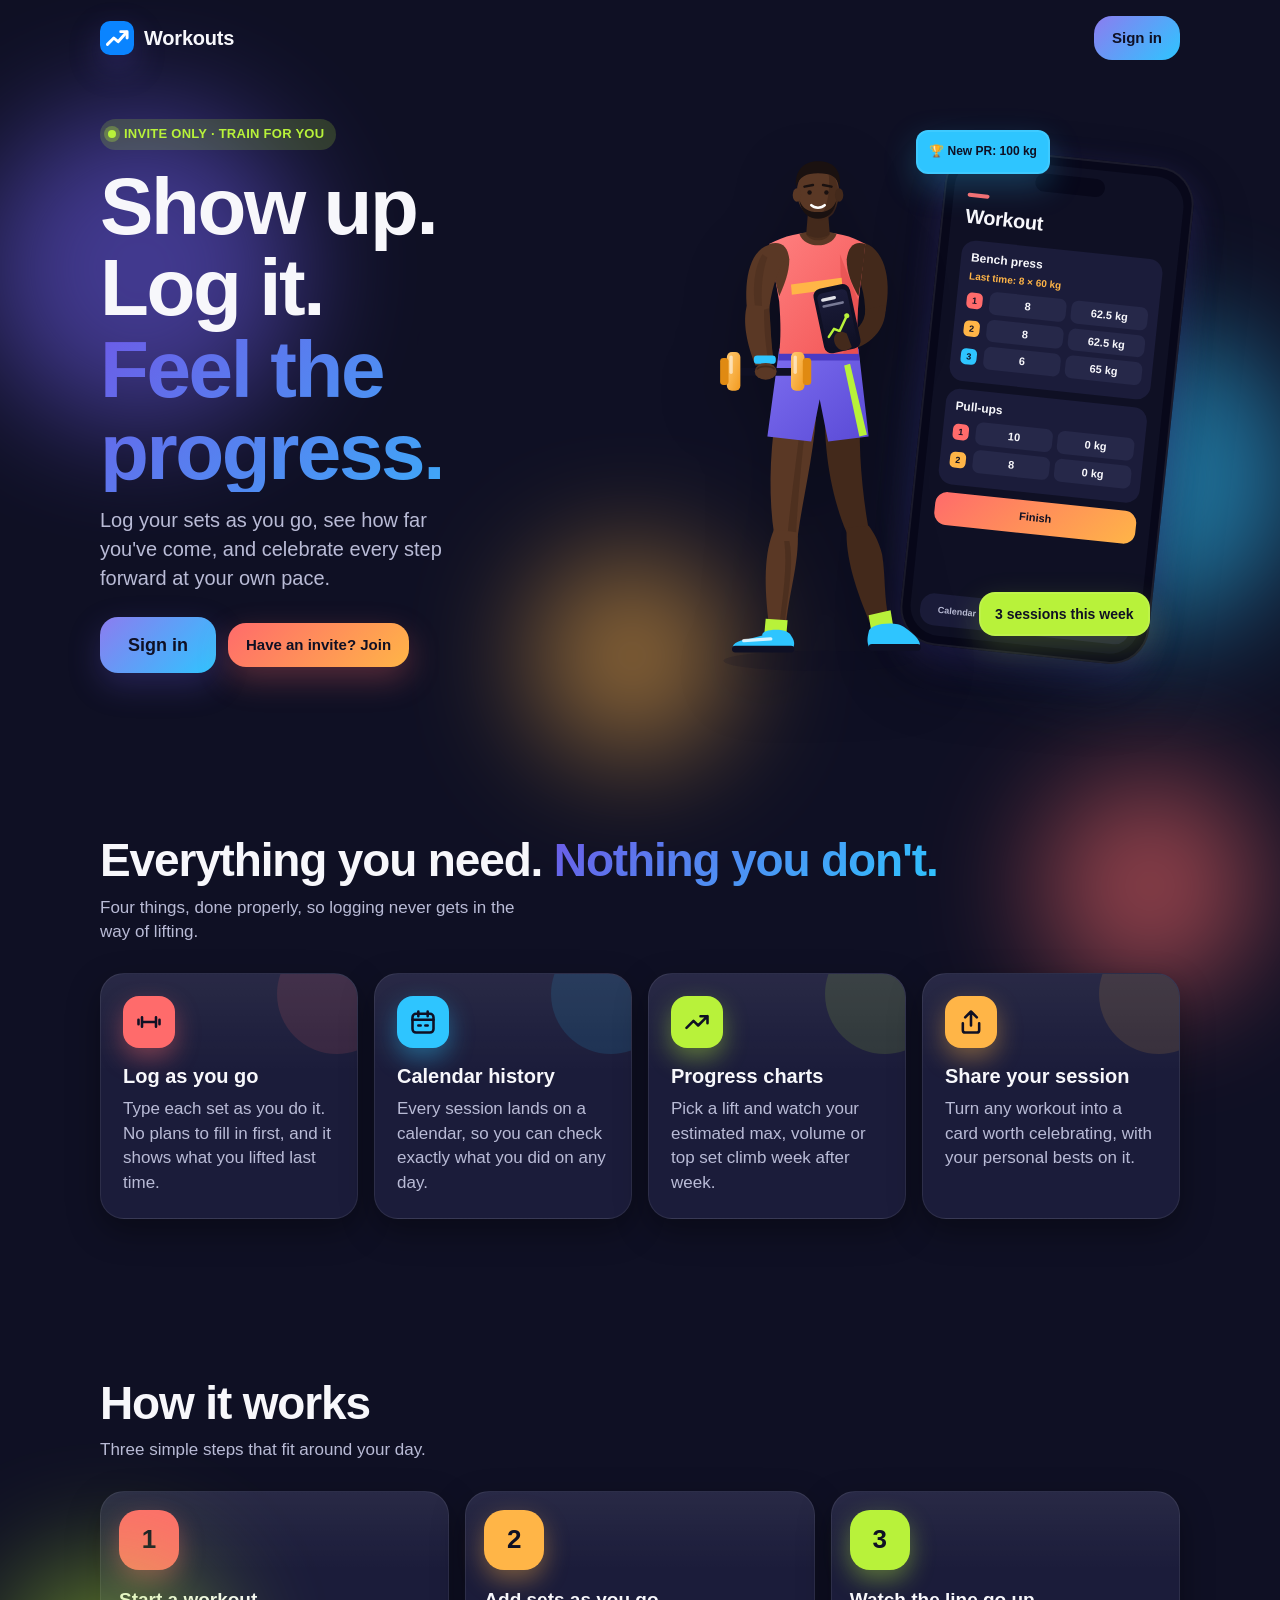
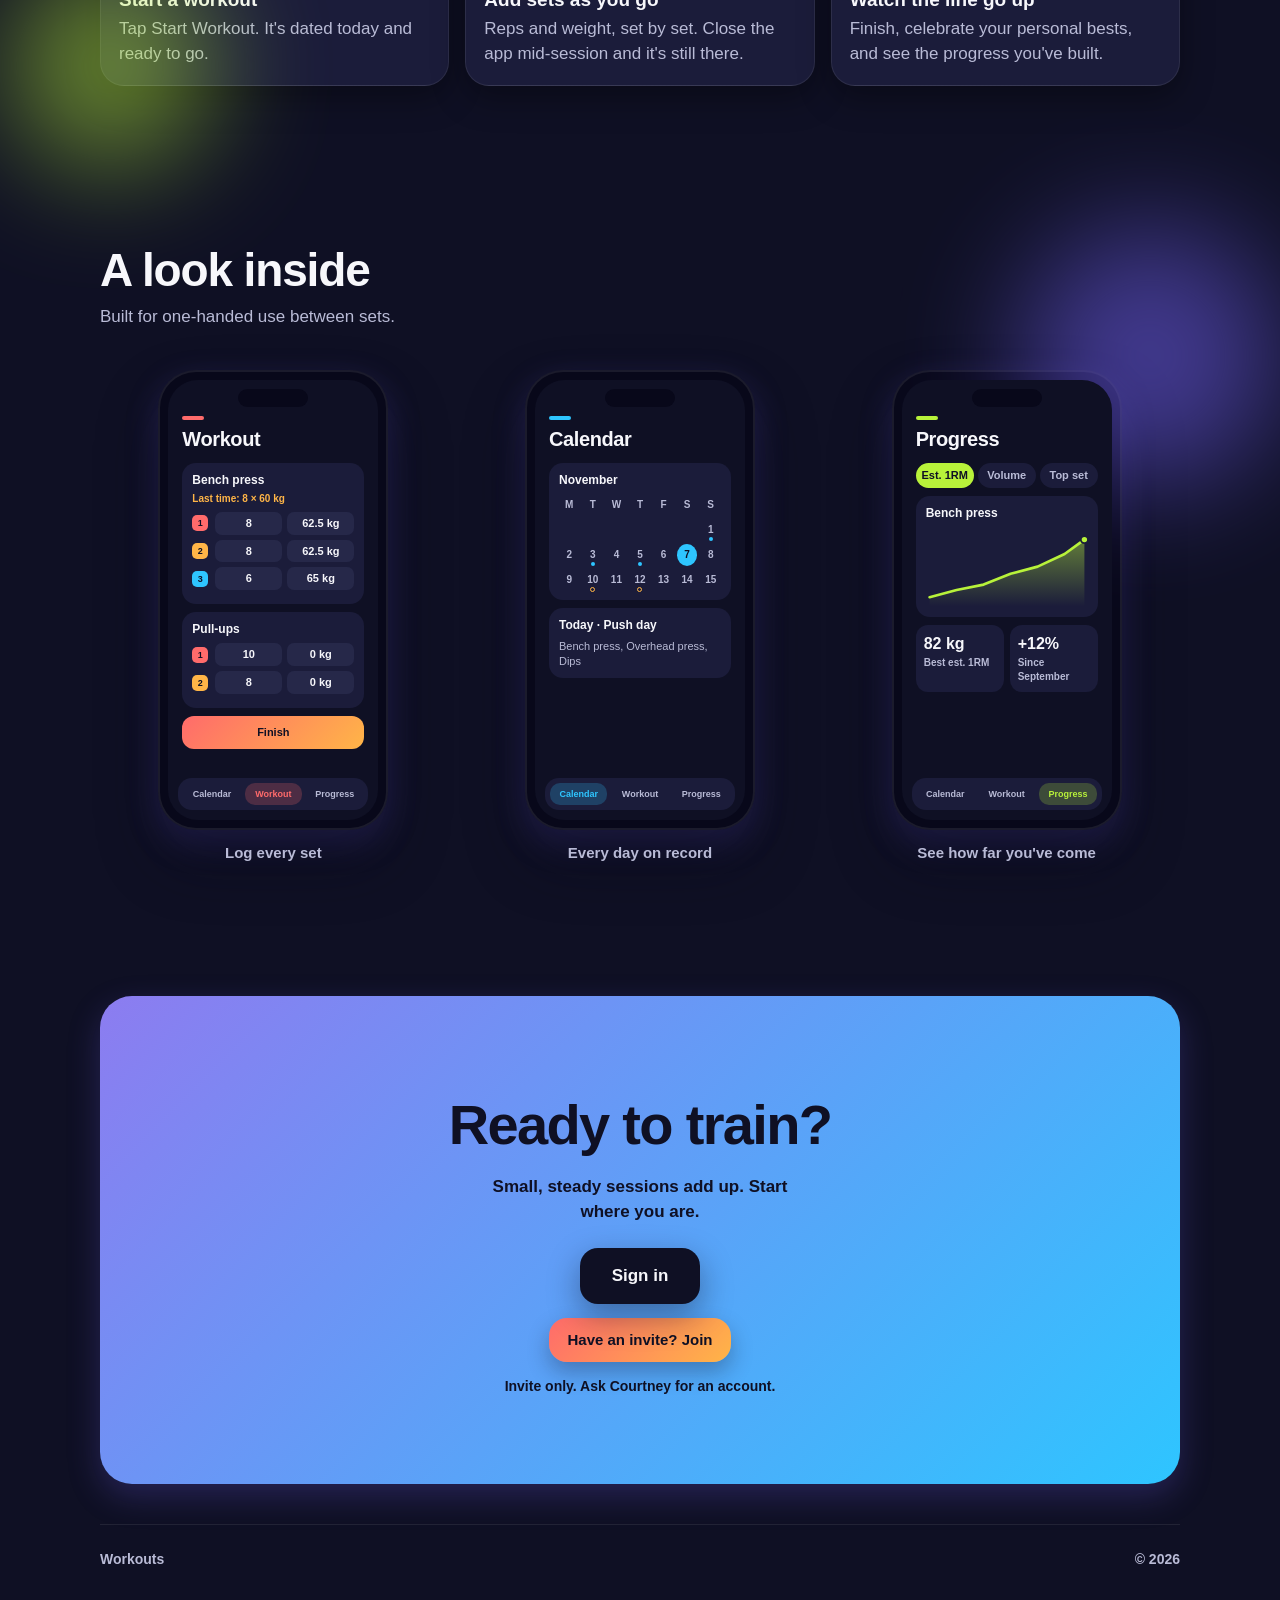
<file: frontend/index.html>
<!doctype html>
<html lang="en">
<head>
  <meta charset="utf-8">
  <meta name="viewport" content="width=device-width, initial-scale=1, viewport-fit=cover">
  <meta name="color-scheme" content="dark light">
  <meta name="theme-color" content="#0F1024">
  <script>
    // Theme before first paint: dark unless Light was picked in Settings.
    try { document.documentElement.dataset.theme = localStorage.getItem('wt.theme') === 'light' ? 'light' : 'dark'; }
    catch { document.documentElement.dataset.theme = 'dark'; }
  </script>
  <meta name="apple-mobile-web-app-capable" content="yes">
  <meta name="apple-mobile-web-app-status-bar-style" content="default">
  <meta name="apple-mobile-web-app-title" content="Workouts">
  <meta name="mobile-web-app-capable" content="yes">
  <link rel="manifest" href="manifest.webmanifest">
  <link rel="icon" href="icon.svg" type="image/svg+xml">
  <link rel="apple-touch-icon" href="icon-180.png">
  <title>Workouts</title>
  <link rel="stylesheet" href="styles.css">
</head>
<body>
  <div id="boot" class="boot">
    <p id="boot-msg">Loading…</p>
  </div>

  <!-- LANDING (shown when signed out; same page so the Cognito callback URL stays "/") -->
  <div id="landing" class="landing" hidden>
    <div class="lp-wrap">
      <nav class="lp-nav" aria-label="Workouts">
        <a class="brand" href="#top"><img src="icon.svg" alt="" width="34" height="34">Workouts</a>
        <button class="btn primary" data-sign-in>Sign in</button>
      </nav>

      <section class="hero" id="top">
        <span class="blob v"></span><span class="blob s"></span><span class="blob m"></span>
        <div class="hero-grid">
          <div class="reveal">
            <span class="eyebrow">Invite only · train for you</span>
            <h1><span class="ln">Show up.</span> <span class="ln">Log it.</span> <span class="ln grad-text">Feel the progress.</span></h1>
            <p class="sub">Log your sets as you go, see how far you've come, and celebrate every step forward at your own pace.</p>
            <div class="cta-row">
              <button class="btn primary" data-sign-in>Sign in</button>
              <button class="btn hot invite-btn" data-open-invite>Have an invite? Join</button>
            </div>
          </div>
          <div class="hero-art reveal">
            <div class="phone" aria-hidden="true"><div class="screen" style="--c:#FF6B6B">
            <div class="m-title">Workout</div>
            <div class="m-card"><b>Bench press</b><div class="m-hint">Last time: 8 × 60 kg</div>
              <div class="m-row"><i style="background:#FF6B6B">1</i><span>8</span><span>62.5 kg</span></div>
              <div class="m-row"><i style="background:#FFB547">2</i><span>8</span><span>62.5 kg</span></div>
              <div class="m-row"><i style="background:#2EC5FF">3</i><span>6</span><span>65 kg</span></div></div>
            <div class="m-card"><b>Pull-ups</b>
              <div class="m-row"><i style="background:#FF6B6B">1</i><span>10</span><span>0 kg</span></div>
              <div class="m-row"><i style="background:#FFB547">2</i><span>8</span><span>0 kg</span></div></div>
            <div class="m-btn">Finish</div>
            <div class="m-tab"><span>Calendar</span><span class="on">Workout</span><span>Progress</span></div>
          </div></div>
            <img class="athlete" src="assets/athlete.svg" alt="Illustration of a tall athlete striding forward with a dumbbell and his phone">
            <span class="chip pr">🏆 New PR: 100 kg</span>
            <span class="chip streak">3 sessions this week</span>
          </div>
        </div>
      </section>

      <section class="lp-section" aria-labelledby="features-h">
        <span class="blob c" style="width:220px;height:220px;right:-80px;top:20px"></span>
        <h2 id="features-h" class="reveal">Everything you need. <span class="grad-text">Nothing you don't.</span></h2>
        <p class="lede reveal">Four things, done properly, so logging never gets in the way of lifting.</p>
        <div class="feature-grid">
          <article class="card feature coral reveal">
            <div class="ic"><svg viewBox="0 0 24 24" aria-hidden="true"><path d="M6 8v8M18 8v8M3 10v4M21 10v4M6 12h12"/></svg></div>
            <h3>Log as you go</h3>
            <p>Type each set as you do it. No plans to fill in first, and it shows what you lifted last time.</p>
          </article>
          <article class="card feature sky reveal">
            <div class="ic"><svg viewBox="0 0 24 24" aria-hidden="true"><rect x="3" y="5" width="18" height="16" rx="3"/><path d="M3 10h18M8 3v4M16 3v4M8 15h2M14 15h2"/></svg></div>
            <h3>Calendar history</h3>
            <p>Every session lands on a calendar, so you can check exactly what you did on any day.</p>
          </article>
          <article class="card feature lime reveal">
            <div class="ic"><svg viewBox="0 0 24 24" aria-hidden="true"><path d="M3 17l6-6 4 4 8-8M15 7h6v6"/></svg></div>
            <h3>Progress charts</h3>
            <p>Pick a lift and watch your estimated max, volume or top set climb week after week.</p>
          </article>
          <article class="card feature mango reveal">
            <div class="ic"><svg viewBox="0 0 24 24" aria-hidden="true"><path d="M12 3v12M7 8l5-5 5 5M5 13v6a2 2 0 0 0 2 2h10a2 2 0 0 0 2-2v-6"/></svg></div>
            <h3>Share your session</h3>
            <p>Turn any workout into a card worth celebrating, with your personal bests on it.</p>
          </article>
        </div>
      </section>

      <section class="lp-section" aria-labelledby="how-h">
        <span class="blob l" style="width:200px;height:200px;left:-90px;bottom:0"></span>
        <h2 id="how-h" class="reveal">How it works</h2>
        <p class="lede reveal">Three simple steps that fit around your day.</p>
        <ol class="steps">
          <li class="card reveal" style="--c:var(--coral)"><span class="num">1</span><div><h3>Start a workout</h3><p>Tap Start Workout. It's dated today and ready to go.</p></div></li>
          <li class="card reveal" style="--c:var(--mango)"><span class="num">2</span><div><h3>Add sets as you go</h3><p>Reps and weight, set by set. Close the app mid-session and it's still there.</p></div></li>
          <li class="card reveal" style="--c:var(--lime)"><span class="num">3</span><div><h3>Watch the line go up</h3><p>Finish, celebrate your personal bests, and see the progress you've built.</p></div></li>
        </ol>
      </section>

      <section class="lp-section" aria-labelledby="preview-h">
        <span class="blob v" style="width:260px;height:260px;right:-100px;top:60px"></span>
        <h2 id="preview-h" class="reveal">A look inside</h2>
        <p class="lede reveal">Built for one-handed use between sets.</p>
        <div class="preview-row reveal">
          <figure><div class="phone" aria-hidden="true"><div class="screen" style="--c:#FF6B6B">
            <div class="m-title">Workout</div>
            <div class="m-card"><b>Bench press</b><div class="m-hint">Last time: 8 × 60 kg</div>
              <div class="m-row"><i style="background:#FF6B6B">1</i><span>8</span><span>62.5 kg</span></div>
              <div class="m-row"><i style="background:#FFB547">2</i><span>8</span><span>62.5 kg</span></div>
              <div class="m-row"><i style="background:#2EC5FF">3</i><span>6</span><span>65 kg</span></div></div>
            <div class="m-card"><b>Pull-ups</b>
              <div class="m-row"><i style="background:#FF6B6B">1</i><span>10</span><span>0 kg</span></div>
              <div class="m-row"><i style="background:#FFB547">2</i><span>8</span><span>0 kg</span></div></div>
            <div class="m-btn">Finish</div>
            <div class="m-tab"><span>Calendar</span><span class="on">Workout</span><span>Progress</span></div>
          </div></div><figcaption>Log every set</figcaption></figure>
          <figure><div class="phone" aria-hidden="true"><div class="screen" style="--c:#2EC5FF">
              <div class="m-title">Calendar</div>
              <div class="m-card"><b>November</b>
                <div class="m-cal"><span>M</span><span>T</span><span>W</span><span>T</span><span>F</span><span>S</span><span>S</span>
                  <span></span><span></span><span></span><span></span><span></span><span></span><span class="d">1</span>
                  <span>2</span><span class="d">3</span><span>4</span><span class="d">5</span><span>6</span><span class="t">7</span><span>8</span>
                  <span>9</span><span class="p">10</span><span>11</span><span class="p">12</span><span>13</span><span>14</span><span>15</span></div></div>
              <div class="m-card"><b>Today · Push day</b><span style="color:#B9BBD6">Bench press, Overhead press, Dips</span></div>
              <div class="m-tab"><span class="on">Calendar</span><span>Workout</span><span>Progress</span></div>
            </div></div><figcaption>Every day on record</figcaption></figure>
          <figure><div class="phone" aria-hidden="true"><div class="screen" style="--c:#B8F23A">
              <div class="m-title">Progress</div>
              <div class="m-seg"><span class="on">Est. 1RM</span><span>Volume</span><span>Top set</span></div>
              <div class="m-card"><b>Bench press</b>
                <svg viewBox="0 0 180 90" style="width:100%;height:auto;display:block">
                  <defs><linearGradient id="mf" x1="0" y1="0" x2="0" y2="1"><stop offset="0" stop-color="#B8F23A" stop-opacity=".45"/><stop offset="1" stop-color="#B8F23A" stop-opacity="0"/></linearGradient></defs>
                  <path d="M4 78 L34 70 L64 64 L94 52 L124 44 L154 30 L176 14 L176 88 L4 88 Z" fill="url(#mf)" stroke="none"/>
                  <path d="M4 78 L34 70 L64 64 L94 52 L124 44 L154 30 L176 14" stroke="#B8F23A" stroke-width="3" fill="none"/>
                  <circle cx="176" cy="14" r="4" fill="#B8F23A" stroke="#1B1C3A" stroke-width="2"/>
                </svg></div>
              <div class="m-stat"><div><strong>82 kg</strong><em>Best est. 1RM</em></div><div><strong>+12%</strong><em>Since September</em></div></div>
              <div class="m-tab"><span>Calendar</span><span>Workout</span><span class="on">Progress</span></div>
            </div></div><figcaption>See how far you've come</figcaption></figure>
        </div>
      </section>

      <section class="lp-cta reveal" aria-labelledby="cta-h">
        <h2 id="cta-h">Ready to train?</h2>
        <p>Small, steady sessions add up. Start where you are.</p>
        <button class="btn" data-sign-in>Sign in</button>
        <button class="btn hot invite-btn" data-open-invite>Have an invite? Join</button>
        <p class="invite">Invite only. Ask Courtney for an account.</p>
      </section>

      <footer class="lp-footer">
        <span>Workouts</span>
        <span>© <span id="lp-year">2026</span></span>
      </footer>
    </div>
  </div>

  <main id="app" hidden>
    <!-- CALENDAR -->
    <section id="view-calendar" class="view">
      <header class="large-header">
        <h1>Calendar</h1>
        <button class="icon-btn" data-open-settings aria-label="Settings">
          <svg viewBox="0 0 24 24" aria-hidden="true"><use href="#gear"/></svg>
        </button>
      </header>

      <div class="card cal-card">
        <div class="cal-nav">
          <button class="icon-btn plain" id="prev-month" aria-label="Previous month">‹</button>
          <h2 id="month-title"></h2>
          <button class="icon-btn plain" id="next-month" aria-label="Next month">›</button>
          <button class="pill-btn" id="cal-today">Today</button>
        </div>
        <div class="cal-grid cal-weekdays" aria-hidden="true">
          <span>Mon</span><span>Tue</span><span>Wed</span><span>Thu</span><span>Fri</span><span>Sat</span><span>Sun</span>
        </div>
        <div id="cal-grid" class="cal-grid" role="grid"></div>
        <div class="cal-legend" aria-hidden="true">
          <span><i class="dot done"></i>Completed</span>
          <span><i class="dot planned"></i>Planned</span>
        </div>
      </div>

      <div class="day-head">
        <h2 id="day-title"></h2>
        <button class="pill-btn" id="day-add">+ Add workout</button>
      </div>
      <ul id="day-list" class="workout-list"></ul>
      <p id="day-empty" class="empty" hidden>No workouts on this day.</p>
    </section>

    <!-- WORKOUT (active draft) -->
    <section id="view-workout" class="view" hidden>
      <header class="large-header">
        <div>
          <h1 id="wk-title">Workout</h1>
          <p id="wk-sub" class="subtitle"></p>
        </div>
        <button class="icon-btn" data-open-settings aria-label="Settings">
          <svg viewBox="0 0 24 24" aria-hidden="true"><use href="#gear"/></svg>
        </button>
      </header>

      <div id="wk-empty" class="empty-state">
        <img class="art" src="assets/athlete.svg" alt="" width="150" height="300">
        <p class="lead">Nothing on the bar yet.</p>
        <p>Start a workout and log your sets as you go.</p>
        <button class="btn hot" id="wk-start-empty">Start Workout</button>
      </div>

      <div id="wk-editor" hidden>
        <ol id="wk-exercises" class="exercise-list"></ol>
        <button class="btn secondary" id="wk-add-ex">+ Add exercise</button>
        <p id="wk-error" class="error" role="alert" hidden></p>
        <div class="wk-actions">
          <button class="btn hot" id="wk-finish">Finish</button>
          <button class="btn text danger" id="wk-discard">Discard</button>
        </div>
      </div>
      <datalist id="exercise-names"></datalist>
    </section>

    <!-- PROGRESS -->
    <section id="view-progress" class="view" hidden>
      <header class="large-header">
        <h1>Progress</h1>
        <button class="icon-btn" data-open-settings aria-label="Settings">
          <svg viewBox="0 0 24 24" aria-hidden="true"><use href="#gear"/></svg>
        </button>
      </header>
      <div class="segmented mode" id="prog-mode" role="radiogroup" aria-label="Whose progress">
        <button role="radio" data-mode="me" aria-checked="true">Me</button>
        <button role="radio" data-mode="crew" aria-checked="false">Crew</button>
      </div>
      <div id="prog-content">
        <label class="field-label" for="prog-exercise">Exercise</label>
        <select id="prog-exercise"></select>
        <div class="segmented" id="prog-metric" role="radiogroup" aria-label="Metric">
          <button role="radio" data-metric="pct" hidden>% change</button>
          <button role="radio" data-metric="e1rm">Est. 1RM</button>
          <button role="radio" data-metric="volume">Volume</button>
          <button role="radio" data-metric="top">Top set</button>
        </div>
        <div id="crew-chips" class="chips" role="group" aria-label="Who to show" hidden></div>
        <div class="card chart-card">
          <p class="chart-caption" id="chart-caption"></p>
          <div id="chart" class="chart"></div>
          <div id="chart-tip" class="chart-tip" hidden></div>
        </div>
      </div>
      <div id="prog-empty" class="empty-state" hidden>
        <img class="art" src="assets/athlete.svg" alt="" width="150" height="300">
        <p class="lead">No line to draw yet.</p>
        <p>Finish a workout and your progress shows up here. Every session counts.</p>
      </div>
    </section>

    <!-- CREW -->
    <section id="view-crew" class="view" hidden>
      <header class="large-header">
        <div>
          <h1>Crew</h1>
          <p class="subtitle" id="crew-sub">Training alongside each other</p>
        </div>
        <button class="icon-btn" data-open-settings aria-label="Settings">
          <svg viewBox="0 0 24 24" aria-hidden="true"><use href="#gear"/></svg>
        </button>
      </header>
      <p id="crew-private" class="notice" hidden>You're not sharing with the crew right now, so they can't see your goals or join you in competitions. You can change this in Settings.</p>
      <div class="segmented" id="crew-tabs" role="tablist" aria-label="Crew sections">
        <button role="tab" data-crew-tab="goals" aria-selected="true">Goals</button>
        <button role="tab" data-crew-tab="comps" aria-selected="false">Challenges</button>
        <button role="tab" data-crew-tab="feed" aria-selected="false">Feed</button>
      </div>
      <div id="crew-goals" class="crew-pane">
        <div class="section-head"><h2>Your goals</h2><button class="pill-btn" id="goal-new">+ New goal</button></div>
        <ul id="my-goals" class="goal-list"></ul>
        <div class="section-head"><h2>The crew's goals</h2></div>
        <ul id="crew-goal-list" class="goal-list"></ul>
      </div>
      <div id="crew-comps" class="crew-pane" hidden>
        <div class="section-head"><h2>Challenges</h2><button class="pill-btn" id="comp-new">+ New challenge</button></div>
        <div id="comp-list"></div>
        <details class="past" id="comp-past-wrap" hidden><summary>Past challenges</summary><div id="comp-past"></div></details>
      </div>
      <div id="crew-feed" class="crew-pane" hidden>
        <ul id="feed-list" class="feed-list"></ul>
      </div>
      <p id="crew-error" class="empty" hidden></p>
    </section>

    <button class="fab" id="start-btn">Start Workout</button>

    <nav class="tabbar" aria-label="Sections">
      <button data-view="calendar" class="on">
        <svg viewBox="0 0 24 24" aria-hidden="true"><rect x="3" y="5" width="18" height="16" rx="3"/><path d="M3 10h18M8 3v4M16 3v4"/></svg>
        Calendar
      </button>
      <button data-view="workout">
        <svg viewBox="0 0 24 24" aria-hidden="true"><path d="M6 8v8M18 8v8M3 10v4M21 10v4M6 12h12"/></svg>
        Workout
      </button>
      <button data-view="progress">
        <svg viewBox="0 0 24 24" aria-hidden="true"><path d="M3 17l6-6 4 4 8-8M15 7h6v6"/></svg>
        Progress
      </button>
      <button data-view="crew">
        <svg viewBox="0 0 24 24" aria-hidden="true"><circle cx="9" cy="8" r="3.2"/><circle cx="17" cy="9.5" r="2.5"/><path d="M3.5 19c.6-3.4 2.8-5.2 5.5-5.2s4.9 1.8 5.5 5.2M14.5 14.6c.8-.5 1.6-.7 2.5-.7 2.2 0 3.9 1.5 4.4 4.6"/></svg>
        Crew
      </button>
    </nav>
  </main>

  <!-- Workout detail sheet -->
  <dialog id="detail" class="sheet">
    <div class="sheet-head">
      <span></span>
      <strong id="detail-title"></strong>
      <button class="btn-link" data-close>Done</button>
    </div>
    <div id="detail-body"></div>
    <div class="sheet-actions">
      <button class="btn primary" id="detail-start" hidden>Start Workout</button>
      <button class="btn primary" id="detail-share" hidden>Share</button>
      <button class="btn secondary" id="detail-repeat" hidden>Repeat Today</button>
      <button class="btn secondary" id="detail-edit">Edit</button>
      <button class="btn text danger" id="detail-delete">Delete</button>
    </div>
  </dialog>

  <!-- Settings sheet -->
  <dialog id="settings" class="sheet">
    <div class="sheet-head">
      <span></span>
      <strong>Settings</strong>
      <button class="btn-link" data-close>Done</button>
    </div>
    <div class="card settings-card">
      <div class="row">
        <span>Weight unit</span>
        <div class="segmented small" id="unit-toggle" role="radiogroup" aria-label="Weight unit">
          <button role="radio" data-unit="kg">kg</button>
          <button role="radio" data-unit="lb">lb</button>
        </div>
      </div>
      <div class="row">
        <span>Appearance</span>
        <div class="segmented small" id="theme-toggle" role="radiogroup" aria-label="Appearance">
          <button role="radio" data-theme-choice="dark">Dark</button>
          <button role="radio" data-theme-choice="light">Light</button>
        </div>
      </div>
    </div>
    <div class="card settings-card" id="crew-settings" hidden>
      <div class="row col">
        <label for="set-name">Display name</label>
        <div class="inline"><input id="set-name" maxlength="30" autocomplete="nickname"><button class="pill-btn" id="set-name-save">Save</button></div>
      </div>
      <div class="row col">
        <span>Your colour</span>
        <div class="swatches" id="set-colours" role="radiogroup" aria-label="Your colour"></div>
      </div>
      <div class="row">
        <label for="set-sharing">Share my progress with the crew</label>
        <input type="checkbox" id="set-sharing" class="switch">
      </div>
      <p class="hint">Friends only ever see your name, colour, chart lines, goal progress and challenge results. Never your workouts or sets.</p>
    </div>
    <button class="btn text danger" id="sign-out">Sign Out</button>
  </dialog>


  <!-- First login: display name -->
  <dialog id="onboard" class="sheet">
    <form id="onboard-form" method="dialog">
      <div class="sheet-head"><span></span><strong>Welcome to the crew</strong><span></span></div>
      <p class="muted">What should everyone call you? You can change it any time in Settings.</p>
      <label class="field-label" for="onboard-name">Display name</label>
      <input id="onboard-name" class="text-input" maxlength="30" autocomplete="nickname" required>
      <p id="onboard-error" class="error" hidden></p>
      <button class="btn primary" type="submit">Let's go</button>
    </form>
  </dialog>

  <!-- New goal -->
  <dialog id="goal-dialog" class="sheet">
    <form id="goal-form" method="dialog">
      <div class="sheet-head"><button type="button" class="btn-link" data-close>Cancel</button><strong>New goal</strong><button class="btn-link" type="submit">Save</button></div>
      <label class="field-label" for="goal-type">Goal</label>
      <select id="goal-type">
        <option value="weight">Lift a weight</option>
        <option value="e1rm">Reach an estimated 1RM</option>
        <option value="perWeek">Workouts per week</option>
        <option value="volume">Total volume between dates</option>
      </select>
      <div id="goal-ex-wrap"><label class="field-label" for="goal-ex">Exercise</label><input id="goal-ex" class="text-input" list="exercise-names" autocomplete="off"></div>
      <label class="field-label" for="goal-target" id="goal-target-label">Target</label>
      <input id="goal-target" class="text-input" inputmode="decimal" required>
      <div id="goal-range" class="two" hidden>
        <div><label class="field-label" for="goal-start">From</label><input id="goal-start" type="date" class="text-input"></div>
        <div><label class="field-label" for="goal-end">To</label><input id="goal-end" type="date" class="text-input"></div>
      </div>
      <label class="field-label" for="goal-deadline">Deadline (optional)</label>
      <input id="goal-deadline" type="date" class="text-input">
      <p id="goal-error" class="error" hidden></p>
    </form>
  </dialog>

  <!-- New challenge -->
  <dialog id="comp-dialog" class="sheet">
    <form id="comp-form" method="dialog">
      <div class="sheet-head"><button type="button" class="btn-link" data-close>Cancel</button><strong>New challenge</strong><button class="btn-link" type="submit">Create</button></div>
      <label class="field-label" for="comp-name">Name</label>
      <input id="comp-name" class="text-input" maxlength="40" placeholder="e.g. Spring strength" required>
      <label class="field-label" for="comp-metric">Measure</label>
      <select id="comp-metric">
        <option value="e1rmPct">Biggest % improvement in estimated 1RM (fairest)</option>
        <option value="workouts">Most workouts completed</option>
        <option value="volume">Most total volume</option>
        <option value="streak">Longest streak of weeks hitting a target</option>
      </select>
      <div id="comp-ex-wrap"><label class="field-label" for="comp-ex">Exercise</label><input id="comp-ex" class="text-input" list="exercise-names" autocomplete="off"></div>
      <div id="comp-weekly-wrap" hidden><label class="field-label" for="comp-weekly">Workouts per week</label><input id="comp-weekly" class="text-input" inputmode="numeric" value="3"></div>
      <div class="two">
        <div><label class="field-label" for="comp-start">Starts</label><input id="comp-start" type="date" class="text-input" required></div>
        <div><label class="field-label" for="comp-end">Ends</label><input id="comp-end" type="date" class="text-input" required></div>
      </div>
      <p class="hint">Everyone is measured against their own starting point, so it's about progress, not who's strongest.</p>
      <p id="comp-error" class="error" hidden></p>
    </form>
  </dialog>

  <!-- Invite sign-up (landing page) -->
  <dialog id="invite" class="sheet">
    <div class="sheet-head"><span></span><strong>Join the crew</strong><button class="btn-link" data-close>Close</button></div>
    <form id="invite-form">
      <label class="field-label" for="inv-code">Invite code</label>
      <input id="inv-code" class="text-input" autocomplete="off" autocapitalize="off" spellcheck="false" placeholder="Paste the code Courtney sent you" required>
      <p class="hint">Then create your account by adding your email and choosing a password. You'll use these to sign in.</p>
      <label class="field-label" for="inv-email">Email</label>
      <input id="inv-email" type="email" class="text-input" autocomplete="email" required>
      <label class="field-label" for="inv-pass">Password</label>
      <input id="inv-pass" type="password" class="text-input" autocomplete="new-password" minlength="12" required>
      <p class="hint">At least 12 characters, with upper and lower case letters and a number.</p>
      <p id="inv-error" class="error" role="alert" hidden></p>
      <button class="btn primary" type="submit" id="inv-submit">Create account</button>
    </form>
    <form id="confirm-form" hidden>
      <p class="muted">We've emailed you a 6-digit code. Enter it to confirm your email.</p>
      <label class="field-label" for="inv-confirm">Confirmation code</label>
      <input id="inv-confirm" class="text-input" inputmode="numeric" autocomplete="one-time-code" required>
      <p id="confirm-error" class="error" role="alert" hidden></p>
      <button class="btn primary" type="submit">Confirm</button>
      <button class="btn text" type="button" id="inv-resend">Send the code again</button>
    </form>
    <div id="invite-done" hidden>
      <p class="lead-text">You're in! 🎉</p>
      <p class="muted">Sign in with your email and password to get started.</p>
      <button class="btn primary" data-sign-in>Sign in</button>
    </div>
  </dialog>

  <!-- Share preview sheet -->
  <dialog id="share" class="sheet">
    <div class="sheet-head">
      <span></span>
      <strong>Share Workout</strong>
      <button class="btn-link" data-close>Done</button>
    </div>
    <img id="share-preview" class="share-preview" alt="Preview of the workout image">
    <div class="sheet-actions two-up">
      <button class="btn primary" id="share-go">Share</button>
      <button class="btn secondary" id="share-save">Save</button>
    </div>
  </dialog>

  <div id="toast" class="toast" role="status" popover="manual" hidden></div>

  <svg width="0" height="0" style="position:absolute" aria-hidden="true">
    <symbol id="gear" viewBox="0 0 24 24"><path d="M12 15.5a3.5 3.5 0 1 1 0-7 3.5 3.5 0 0 1 0 7Zm7.43-2.53a7.8 7.8 0 0 0 0-1.94l2.11-1.65a.5.5 0 0 0 .12-.64l-2-3.46a.5.5 0 0 0-.61-.22l-2.49 1a7.3 7.3 0 0 0-1.68-.98l-.38-2.65A.5.5 0 0 0 14 2h-4a.5.5 0 0 0-.5.42l-.38 2.65c-.6.25-1.17.58-1.68.98l-2.49-1a.5.5 0 0 0-.61.22l-2 3.46a.5.5 0 0 0 .12.64l2.11 1.65a7.8 7.8 0 0 0 0 1.94l-2.11 1.65a.5.5 0 0 0-.12.64l2 3.46c.13.22.39.3.61.22l2.49-1c.51.4 1.08.73 1.68.98l.38 2.65c.04.24.25.42.5.42h4c.25 0 .46-.18.5-.42l.38-2.65c.6-.25 1.17-.58 1.68-.98l2.49 1c.22.08.48 0 .61-.22l2-3.46a.5.5 0 0 0-.12-.64l-2.11-1.65Z"/></symbol>
  </svg>

  <script src="config.js"></script>
  <script src="share.js"></script>
  <script src="app.js"></script>
  <script src="crew.js"></script>
</body>
</html>
</file>
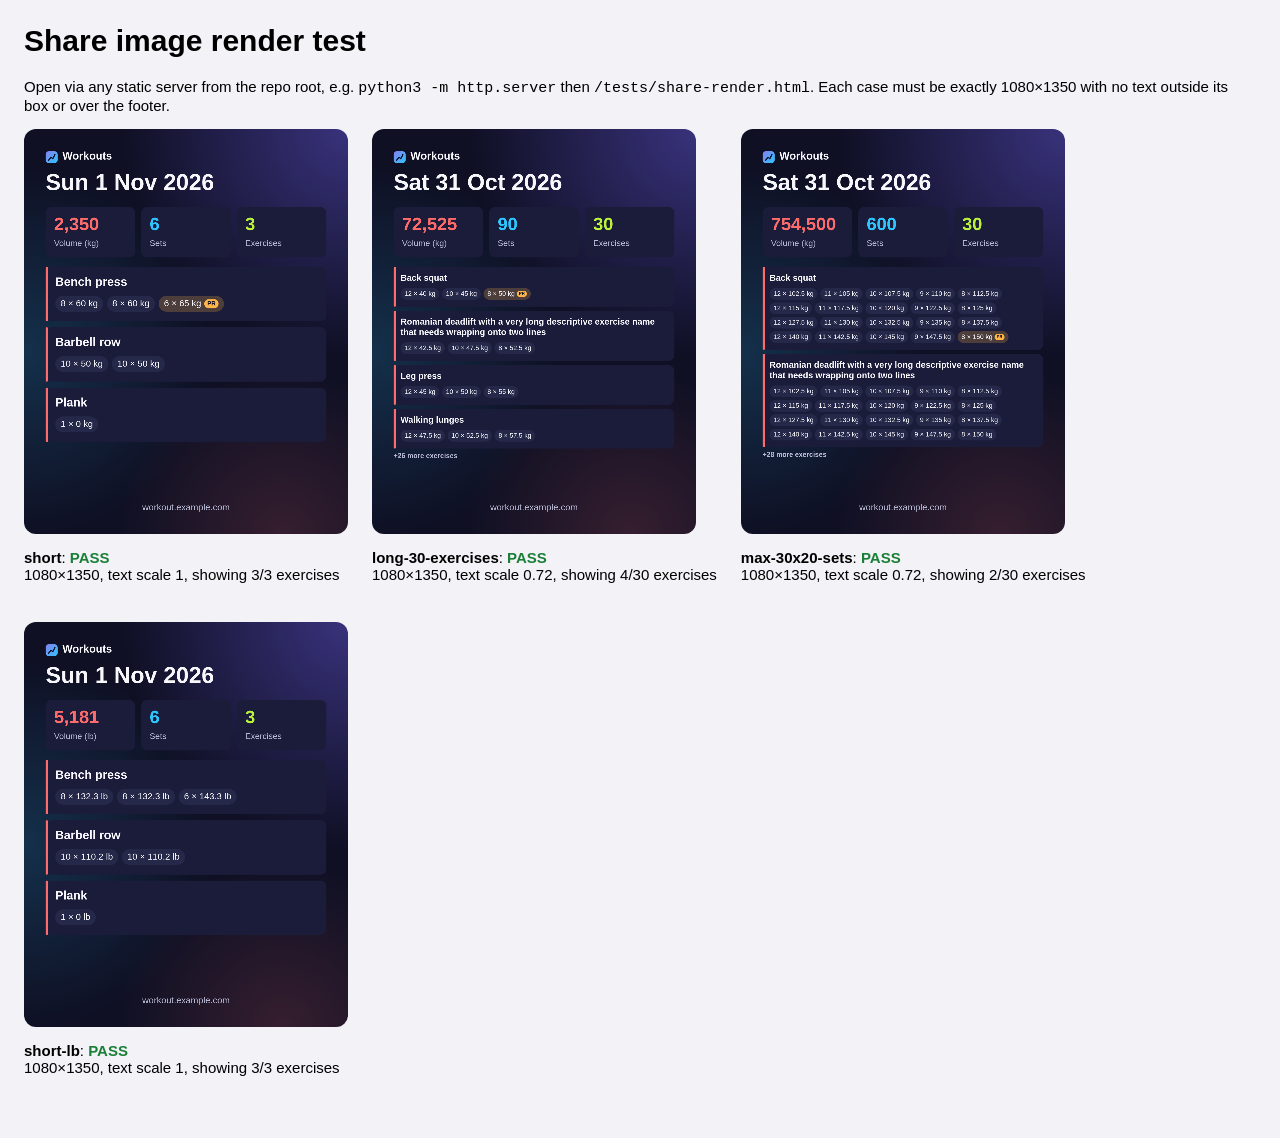
<file: tests/share-render.html>
<!doctype html>
<html lang="en">
<head>
  <meta charset="utf-8">
  <meta name="viewport" content="width=device-width, initial-scale=1">
  <title>Share image test</title>
  <style>
    body { font: 15px -apple-system, BlinkMacSystemFont, sans-serif; margin: 24px; background: #f2f2f7; color: #000; }
    .case { display: inline-block; vertical-align: top; margin: 0 24px 24px 0; }
    canvas { width: 324px; height: 405px; border-radius: 12px; display: block; }
    .pass { color: #1a7f37; font-weight: 600; } .fail { color: #c4332b; font-weight: 600; }
  </style>
</head>
<body>
  <h1>Share image render test</h1>
  <p>Open via any static server from the repo root, e.g. <code>python3 -m http.server</code> then <code>/tests/share-render.html</code>.
     Each case must be exactly 1080×1350 with no text outside its box or over the footer.</p>
  <div id="out"></div>
  <script src="../frontend/share.js"></script>
  <script>
    // A workout shaped exactly like items created before this change
    // (id, date, status, exercises[{name, sets[{reps, weight}]}], updatedAt).
    const short = {
      id: 'old-1', date: '2026-11-01', status: 'completed', updatedAt: '2026-11-01T09:00:00+00:00',
      exercises: [
        { name: 'Bench press', sets: [{ reps: 8, weight: 60 }, { reps: 8, weight: 60 }, { reps: 6, weight: 65 }] },
        { name: 'Barbell row', sets: [{ reps: 10, weight: 50 }, { reps: 10, weight: 50 }] },
        { name: 'Plank', sets: [{ reps: 1, weight: 0 }] },
      ],
    };
    const names = ['Back squat', 'Romanian deadlift with a very long descriptive exercise name that needs wrapping onto two lines',
      'Leg press', 'Walking lunges', 'Calf raise', 'Overhead press', 'Lateral raise', 'Pull-ups', 'Bicep curl', 'Tricep pushdown'];
    const long = {
      id: 'long-1', date: '2026-10-31', status: 'completed', updatedAt: '2026-10-31T09:00:00+00:00',
      exercises: Array.from({ length: 30 }, (_, i) => ({
        name: `${names[i % names.length]}${i >= names.length ? ` ${Math.floor(i / names.length) + 1}` : ''}`,
        sets: Array.from({ length: 3 }, (_, j) => ({ reps: 12 - j * 2, weight: 40 + i * 2.5 + j * 5 })),
      })),
    };
    // Worst case the API allows: 30 exercises x 20 sets.
    const max = { ...long, id: 'max-1', exercises: long.exercises.map(e => ({
      ...e, sets: Array.from({ length: 20 }, (_, j) => ({ reps: 12 - (j % 5), weight: 102.5 + j * 2.5 })) })) };
    const cases = [
      ['short', short, { unit: 'kg', prs: new Map([[0, 2]]), domain: 'workout.example.com' }],
      ['long-30-exercises', long, { unit: 'kg', prs: new Map([[0, 2]]), domain: 'workout.example.com' }],
      ['max-30x20-sets', max, { unit: 'kg', prs: new Map([[0, 19]]), domain: 'workout.example.com' }],
      ['short-lb', short, { unit: 'lb', prs: new Map(), domain: 'workout.example.com' }],
    ];
    window.results = {};
    const out = document.getElementById('out');
    for (const [name, w, opts] of cases) {
      const r = WorkoutShare.render(w, opts);
      const problems = WorkoutShare.check(r);
      const sizeOk = r.canvas.width === 1080 && r.canvas.height === 1350;
      const ok = sizeOk && problems.length === 0;
      window.results[name] = { ok, width: r.canvas.width, height: r.canvas.height, scale: r.scale,
        shown: r.shown, total: w.exercises.length, problems, canvas: r.canvas };
      const div = document.createElement('div');
      div.className = 'case';
      div.append(r.canvas);
      const p = document.createElement('p');
      p.innerHTML = `<b>${name}</b>: <span class="${ok ? 'pass' : 'fail'}">${ok ? 'PASS' : 'FAIL'}</span><br>
        ${r.canvas.width}×${r.canvas.height}, text scale ${r.scale}, showing ${r.shown}/${w.exercises.length} exercises
        ${problems.length ? '<br>' + problems.join('<br>') : ''}`;
      div.append(p);
      out.append(div);
    }
    document.title = Object.values(window.results).every(r => r.ok) ? 'PASS' : 'FAIL';
  </script>
</body>
</html>
</file>
<file: frontend/styles.css>
/* Workouts design system: bold, colourful, friendly.
   Dark is the default theme; light is chosen in Settings (html[data-theme]).
   Feature colours: Calendar = sky, Workout = coral, Progress = lime,
   Share/PRs = mango. "-ink" variants are the text-safe shade of each colour
   for the current theme (all >= 4.5:1 on that theme's surfaces). */
:root {
  /* palette */
  --navy: #0F1024;
  --offwhite: #F7F7FB;
  --violet: #6C5CE7;
  --violet-tint: #8C7CF0;   /* violet lifted so navy text on it passes AA */
  --coral: #FF6B6B;
  --mango: #FFB547;
  --lime: #B8F23A;
  --sky: #2EC5FF;
  --on-colour: #0F1024;     /* text on any bright fill */

  --grad-primary: linear-gradient(135deg, var(--violet-tint) 0%, var(--sky) 100%);
  --grad-hero: linear-gradient(135deg, var(--violet) 0%, var(--sky) 100%);
  --grad-hot: linear-gradient(135deg, var(--coral) 0%, var(--mango) 100%);

  --shadow-violet: 0 12px 32px rgba(108, 92, 231, 0.25);
  --shadow-coral: 0 12px 32px rgba(255, 107, 107, 0.3);
  --shadow-sky: 0 12px 32px rgba(46, 197, 255, 0.25);
  --shadow-lime: 0 12px 32px rgba(184, 242, 58, 0.22);

  --radius: 24px;
  --radius-sm: 16px;
  --tab-h: 64px;
  --font: -apple-system, BlinkMacSystemFont, "SF Pro Text", "SF Pro Display", "Segoe UI", Roboto, "Helvetica Neue", Arial, sans-serif;
  --ease: cubic-bezier(0.2, 0.8, 0.2, 1);
  --t: 220ms;
}

/* ---------- dark (default) ---------- */
:root, :root[data-theme="dark"] {
  color-scheme: dark;
  --bg: #0F1024;
  --surface: #1B1C3A;
  --surface-2: #262849;
  --surface-3: #31335A;
  --border: rgba(255, 255, 255, 0.08);
  --text: #F7F7FB;
  --text-2: #B9BBD6;
  --text-3: #9A9CC0;
  --violet-ink: #A29BFE;
  --sky-ink: #2EC5FF;
  --coral-ink: #FF8A8A;
  --lime-ink: #B8F23A;
  --mango-ink: #FFB547;
  --danger: #FF8A8A;
  --bar: rgba(15, 16, 36, 0.82);
  --card-shadow: 0 12px 32px rgba(0, 0, 0, 0.35);
  --highlight: linear-gradient(180deg, rgba(255, 255, 255, 0.06), rgba(255, 255, 255, 0) 40%);
  --blob-opacity: 0.55;
}
/* ---------- light ---------- */
:root[data-theme="light"] {
  color-scheme: light;
  --bg: #F7F7FB;
  --surface: #FFFFFF;
  --surface-2: #EEEEF7;
  --surface-3: #E3E3F1;
  --border: rgba(15, 16, 36, 0.08);
  --text: #0F1024;
  --text-2: #4A4C68;
  --text-3: #5D5F7D;
  --violet-ink: #5443D6;
  --sky-ink: #086A92;
  --coral-ink: #B42A26;
  --lime-ink: #3F6600;
  --mango-ink: #8A5100;
  --danger: #B42A26;
  --bar: rgba(255, 255, 255, 0.86);
  --card-shadow: 0 12px 32px rgba(108, 92, 231, 0.12);
  --highlight: linear-gradient(180deg, rgba(255, 255, 255, 0.9), rgba(255, 255, 255, 0) 40%);
  --blob-opacity: 0.35;
}

/* Feature colour for whichever tab is open (body[data-view] set by app.js). */
body { --feat: var(--sky); --feat-ink: var(--sky-ink); --feat-shadow: var(--shadow-sky); }
body[data-view="workout"] { --feat: var(--coral); --feat-ink: var(--coral-ink); --feat-shadow: var(--shadow-coral); }
body[data-view="progress"] { --feat: var(--lime); --feat-ink: var(--lime-ink); --feat-shadow: var(--shadow-lime); }
body[data-view="crew"] { --feat: var(--violet-tint); --feat-ink: var(--violet-ink); --feat-shadow: var(--shadow-violet); }

@media (prefers-reduced-motion: reduce) {
  :root { --t: 0ms; }
  *, *::before, *::after { animation: none !important; transition: none !important; scroll-behavior: auto !important; }
}

* { box-sizing: border-box; }
html { -webkit-text-size-adjust: 100%; scroll-behavior: smooth; }
body {
  margin: 0;
  min-height: 100dvh;
  background: var(--bg);
  color: var(--text);
  font-family: var(--font);
  font-size: 17px;
  line-height: 1.45;
  -webkit-font-smoothing: antialiased;
  -webkit-tap-highlight-color: transparent;
}
button, input, select { font: inherit; color: inherit; }
button { cursor: pointer; }
[hidden] { display: none !important; }
svg { fill: none; stroke: currentColor; stroke-width: 1.8; stroke-linecap: round; stroke-linejoin: round; }
.muted { color: var(--text-2); }
.error { color: var(--danger); font-size: 15px; font-weight: 600; }
:focus-visible { outline: 3px solid var(--sky); outline-offset: 2px; }

.boot { min-height: 100dvh; display: grid; place-items: center; padding: 24px; text-align: center; color: var(--text-2); }

/* ================================================================ buttons */
.btn {
  display: flex; align-items: center; justify-content: center; gap: 8px; width: 100%;
  min-height: 52px; padding: 0 22px; border: none; border-radius: 18px;
  font-size: 17px; font-weight: 700; margin-top: 12px;
  transition: transform 150ms var(--ease), box-shadow var(--t) var(--ease), opacity 150ms;
}
.btn:active { transform: scale(0.97); }
.btn.primary { background: var(--grad-primary); color: var(--on-colour); box-shadow: var(--shadow-violet); }
.btn.hot { background: var(--grad-hot); color: var(--on-colour); box-shadow: var(--shadow-coral); }
.btn.secondary { background: var(--surface-2); color: var(--feat-ink); }
.btn.text { background: none; color: var(--feat-ink); }
.btn.danger { color: var(--danger); }
.btn:disabled { opacity: 0.55; }
.btn-link { background: none; border: none; color: var(--violet-ink); font-size: 17px; font-weight: 700; min-height: 44px; min-width: 44px; padding: 0 4px; }
.pill-btn {
  min-height: 44px; padding: 0 18px; border: none; border-radius: 999px;
  background: color-mix(in srgb, var(--feat) 16%, transparent); color: var(--feat-ink);
  font-size: 15px; font-weight: 700;
  transition: transform 150ms var(--ease), background-color var(--t);
}
.pill-btn:active { transform: scale(0.96); }
.icon-btn {
  width: 44px; height: 44px; border-radius: 50%; border: none; flex: none;
  background: var(--surface-2); color: var(--text-2); display: grid; place-items: center; font-size: 26px; line-height: 1;
  transition: transform 150ms var(--ease);
}
.icon-btn:active { transform: scale(0.92); }
.icon-btn svg { width: 22px; height: 22px; fill: currentColor; stroke: none; }
.icon-btn.plain { background: none; font-size: 30px; color: var(--feat-ink); }
.icon-btn.small { background: none; color: var(--text-3); font-size: 18px; }
.icon-btn.small svg { width: 18px; height: 18px; fill: none; stroke: currentColor; }
.icon-btn:disabled { opacity: 0.35; }

.card {
  background: var(--highlight), var(--surface);
  border: 1px solid var(--border);
  border-radius: var(--radius);
  box-shadow: var(--card-shadow);
}

/* ================================================================ app shell */
#app {
  position: relative;
  max-width: 680px;
  margin: 0 auto;
  padding: 0 20px calc(var(--tab-h) + env(safe-area-inset-bottom) + 104px);
}
.view { animation: rise var(--t) var(--ease); }
@keyframes rise { from { opacity: 0; transform: translateY(10px); } }

.large-header {
  display: flex; align-items: flex-end; justify-content: space-between; gap: 12px;
  padding: calc(env(safe-area-inset-top) + 28px) 0 18px;
}
.large-header h1 { font-size: 36px; line-height: 1.05; font-weight: 800; letter-spacing: -0.02em; margin: 0; }
.large-header h1::before {
  content: ""; display: block; width: 36px; height: 6px; border-radius: 3px; margin-bottom: 10px;
  background: var(--feat); box-shadow: var(--feat-shadow);
}
.subtitle { margin: 6px 0 0; color: var(--text-2); font-size: 15px; font-weight: 600; }

/* Floating Start button + tab bar */
.fab {
  position: fixed; left: 50%; transform: translateX(-50%);
  bottom: calc(var(--tab-h) + env(safe-area-inset-bottom) + 16px); z-index: 20;
  min-height: 54px; padding: 0 30px; border: none; border-radius: 999px;
  background: var(--grad-hot); color: var(--on-colour); font-size: 17px; font-weight: 800;
  box-shadow: var(--shadow-coral);
  transition: transform 150ms var(--ease);
}
.fab:active { transform: translateX(-50%) scale(0.95); }
.tabbar {
  position: fixed; left: 0; right: 0; bottom: 0; z-index: 30;
  display: grid; grid-template-columns: repeat(4, 1fr); gap: 4px;
  padding: 6px 8px calc(env(safe-area-inset-bottom) + 6px);
  background: var(--bar);
  -webkit-backdrop-filter: saturate(180%) blur(20px);
  backdrop-filter: saturate(180%) blur(20px);
  border-top: 1px solid var(--border);
}
.tabbar button {
  height: calc(var(--tab-h) - 12px); border: none; border-radius: 16px; background: none; color: var(--text-2);
  display: flex; flex-direction: column; align-items: center; justify-content: center; gap: 2px;
  font-size: 12px; font-weight: 700; transition: color var(--t), background-color var(--t);
}
.tabbar svg { width: 24px; height: 24px; stroke-width: 2.1; }
.tabbar button[data-view="calendar"] { --c: var(--sky); --ci: var(--sky-ink); }
.tabbar button[data-view="workout"] { --c: var(--coral); --ci: var(--coral-ink); }
.tabbar button[data-view="progress"] { --c: var(--lime); --ci: var(--lime-ink); }
.tabbar button[data-view="crew"] { --c: var(--violet-tint); --ci: var(--violet-ink); }
.tabbar button.on { color: var(--ci); background: color-mix(in srgb, var(--c) 16%, transparent); }
@media (min-width: 700px) {
  .tabbar { left: 50%; right: auto; transform: translateX(-50%); width: 520px; bottom: 16px; border-radius: 24px; border: 1px solid var(--border); padding-bottom: 6px; box-shadow: var(--card-shadow); }
  .fab { bottom: calc(var(--tab-h) + 40px); }
}

/* ================================================================ calendar (sky) */
.cal-card { padding: 14px 12px 16px; }
.cal-nav { display: flex; align-items: center; gap: 0; margin-bottom: 8px; }
.cal-nav h2 { flex: 1; min-width: 0; margin: 0 0 0 8px; white-space: nowrap; overflow: hidden; text-overflow: ellipsis; font-size: 17px; font-weight: 800; order: -1; }
.cal-grid { display: grid; grid-template-columns: repeat(7, minmax(0, 1fr)); gap: 2px; }
.cal-weekdays span { text-align: center; font-size: 12px; font-weight: 700; color: var(--text-3); text-transform: uppercase; padding: 4px 0; }
.cal-day {
  min-height: 50px; min-width: 0; padding: 0; border: none; background: none; border-radius: 14px;
  display: flex; flex-direction: column; align-items: center; justify-content: center; gap: 4px;
  font-size: 16px; font-weight: 600; font-variant-numeric: tabular-nums;
  transition: background-color var(--t), transform 150ms var(--ease);
}
.cal-day:active { transform: scale(0.92); }
.cal-day .n { width: 36px; max-width: 100%; height: 36px; display: grid; place-items: center; border-radius: 50%; border: 2px solid transparent; }
.cal-day.today .n {
  background: linear-gradient(var(--surface), var(--surface)) padding-box, var(--grad-hero) border-box;
  font-weight: 800; color: var(--text);
}
.cal-day.selected .n { background: var(--sky); color: var(--on-colour); font-weight: 800; box-shadow: var(--shadow-sky); }
.cal-day.today.selected .n { background: linear-gradient(var(--sky), var(--sky)) padding-box, var(--grad-hero) border-box; }
.cal-day .marks { display: flex; gap: 3px; height: 8px; }
.cal-blank { min-height: 50px; }
.cal-nav .pill-btn { padding: 0 14px; }
.dot { width: 8px; height: 8px; border-radius: 50%; display: inline-block; }
.dot.done { background: var(--sky); }
.dot.planned { border: 2px solid var(--mango); }
.cal-legend { display: flex; gap: 18px; justify-content: center; margin-top: 10px; font-size: 13px; font-weight: 600; color: var(--text-2); }
.cal-legend span { display: inline-flex; align-items: center; gap: 6px; }

.day-head { display: flex; align-items: center; justify-content: space-between; gap: 12px; margin: 28px 0 12px; }
.day-head h2 { margin: 0; font-size: 24px; font-weight: 800; }

.workout-list { list-style: none; margin: 0; padding: 0; display: grid; grid-template-columns: minmax(0, 1fr); gap: 12px; }
.workout-card {
  width: 100%; text-align: left; padding: 16px 18px 16px 22px; display: block; position: relative; overflow: hidden;
  transition: transform 150ms var(--ease);
}
.workout-card::before { content: ""; position: absolute; left: 0; top: 0; bottom: 0; width: 6px; background: var(--sky); }
.workout-card:active { transform: scale(0.985); }
.workout-card .top { display: flex; justify-content: space-between; align-items: center; gap: 8px; margin-bottom: 6px; }
.workout-card strong { font-size: 17px; font-weight: 800; }
.workout-card .ex { color: var(--text-2); font-size: 15px; margin: 0; padding-right: 72px; }
.badge { font-size: 12px; font-weight: 800; padding: 4px 10px; border-radius: 999px; background: color-mix(in srgb, var(--sky) 18%, transparent); color: var(--sky-ink); }
.badge.planned { color: var(--mango-ink); background: color-mix(in srgb, var(--mango) 18%, transparent); }
.empty { color: var(--text-2); text-align: center; padding: 24px 0; margin: 0; }
.empty-state { text-align: center; padding: 16px 16px 40px; color: var(--text-2); position: relative; }
.empty-state .art { width: 150px; height: auto; display: block; margin: 0 auto 12px; animation: float 4s ease-in-out infinite; }
.empty-state p { margin: 0 0 6px; font-size: 17px; }
.empty-state .lead { color: var(--text); font-size: 20px; font-weight: 800; }
.empty-state .btn { max-width: 320px; margin: 20px auto 0; }

.workout-item { position: relative; }
.workout-item .card-share {
  position: absolute; right: 12px; bottom: 10px; min-height: 44px; padding: 0 16px;
  border: none; border-radius: 999px; background: color-mix(in srgb, var(--mango) 18%, transparent);
  color: var(--mango-ink); font-size: 15px; font-weight: 800;
}

/* ================================================================ workout (coral) */
.exercise-list { list-style: none; margin: 0; padding: 0; display: grid; grid-template-columns: minmax(0, 1fr); gap: 16px; }
.exercise { padding: 14px 14px 10px; position: relative; overflow: hidden; }
.exercise::before { content: ""; position: absolute; left: 0; right: 0; top: 0; height: 5px; background: var(--grad-hot); }
.ex-head { display: flex; align-items: center; gap: 2px; }
.ex-head input {
  flex: 1; min-width: 0; min-height: 44px; border: none; background: none; padding: 0 4px;
  font-size: 21px; font-weight: 800; outline: none;
}
.ex-head input::placeholder { color: var(--text-3); }
.set-grid { display: grid; grid-template-columns: 36px minmax(0, 1fr) minmax(0, 1fr) 44px; gap: 8px; align-items: center; }
.set-labels { margin: 8px 0 6px; font-size: 12px; font-weight: 800; color: var(--text-2); text-transform: uppercase; letter-spacing: 0.04em; }
.set-labels span { text-align: center; }
.set-row { margin-bottom: 8px; }
.set-row .idx {
  width: 32px; height: 32px; justify-self: center; display: grid; place-items: center; border-radius: 10px;
  background: var(--coral); color: var(--on-colour); font-variant-numeric: tabular-nums; font-weight: 800; font-size: 15px;
}
.set-row:nth-child(4n+2) .idx { background: var(--mango); }
.set-row:nth-child(4n+3) .idx { background: var(--sky); }
.set-row:nth-child(4n+4) .idx { background: var(--lime); }
.set-row input {
  width: 100%; min-height: 46px; border: 2px solid transparent; border-radius: 14px; background: var(--surface-2);
  text-align: center; font-size: 18px; font-weight: 700; font-variant-numeric: tabular-nums; outline: none;
  transition: border-color var(--t), background-color var(--t);
}
.set-row input::placeholder { color: var(--text-3); font-weight: 600; }
.set-row input:focus { border-color: var(--coral); background: var(--surface-3); }
.set-row input[aria-invalid="true"] { border-color: var(--danger); }
.add-set { width: 100%; min-height: 44px; border: none; background: none; color: var(--coral-ink); font-weight: 800; font-size: 15px; }
.last-time { margin: 0 4px 6px; font-size: 14px; font-weight: 600; color: var(--mango-ink); }
.last-time:empty { display: none; }
.wk-actions { margin-top: 24px; }
#wk-finish { min-height: 60px; font-size: 19px; font-weight: 800; border-radius: 20px; }

/* Celebration burst on Finish */
.burst { position: fixed; left: 50%; top: 40%; width: 0; height: 0; z-index: 200; pointer-events: none; }
.burst i {
  position: absolute; left: 0; top: 0; width: 10px; height: 14px; border-radius: 3px;
  animation: burst 400ms var(--ease) forwards;
}
@keyframes burst {
  from { transform: translate(-50%, -50%) rotate(0) scale(0.4); opacity: 1; }
  to { transform: translate(var(--x), var(--y)) rotate(var(--r)) scale(1); opacity: 0; }
}

/* ================================================================ progress (lime) */
.field-label { display: block; font-size: 13px; font-weight: 800; color: var(--text-2); text-transform: uppercase; letter-spacing: 0.04em; margin: 0 0 8px 4px; }
select {
  width: 100%; min-height: 52px; border: 1px solid var(--border); border-radius: var(--radius-sm); padding: 0 18px;
  background: var(--surface); box-shadow: var(--card-shadow); font-size: 17px; font-weight: 700;
  appearance: none; -webkit-appearance: none;
  background-image: linear-gradient(45deg, transparent 50%, var(--text-2) 50%), linear-gradient(135deg, var(--text-2) 50%, transparent 50%);
  background-position: calc(100% - 24px) 50%, calc(100% - 18px) 50%;
  background-size: 6px 6px; background-repeat: no-repeat;
}
.segmented {
  display: grid; grid-auto-flow: column; grid-auto-columns: 1fr; gap: 8px;
  margin: 16px 0;
}
.segmented button {
  min-height: 44px; border: 2px solid var(--border); border-radius: 999px; background: var(--surface); color: var(--text-2);
  font-size: 15px; font-weight: 700;
  transition: background-color var(--t), color var(--t), transform 150ms var(--ease);
}
.segmented button:active { transform: scale(0.96); }
.segmented button[aria-checked="true"] { background: var(--seg, var(--lime)); border-color: transparent; color: var(--on-colour); box-shadow: 0 8px 20px color-mix(in srgb, var(--seg, var(--lime)) 35%, transparent); }
#prog-metric [data-metric="e1rm"] { --seg: var(--lime); }
#prog-metric [data-metric="volume"] { --seg: var(--sky); }
#prog-metric [data-metric="top"] { --seg: var(--mango); }
.segmented.small { margin: 0; min-width: 130px; gap: 6px; }
.segmented.small button { min-height: 44px; padding: 0 12px; }
.segmented.small button[aria-checked="true"] { --seg: var(--violet-tint); }

.chart-card { position: relative; padding: 18px 8px 8px; }
.chart-caption { margin: 0 12px 4px; font-size: 13px; font-weight: 600; color: var(--text-2); }
.chart { height: 280px; touch-action: pan-y; }
.chart svg { outline: none; display: block; width: 100%; height: 100%; overflow: visible; }
.chart rect { stroke: none; }
.chart .grid { stroke: var(--border); stroke-width: 1; }
.chart .axis { fill: var(--text-2); stroke: none; font-size: 11px; font-weight: 600; font-variant-numeric: tabular-nums; }
.chart .line { stroke: var(--lime-ink); stroke-width: 3; }
.chart .area { fill: url(#lime-fill); stroke: none; opacity: 1; }
.chart .pt { fill: var(--lime-ink); stroke: var(--surface); stroke-width: 2; }
.chart .cross { stroke: var(--text-3); stroke-width: 1; stroke-dasharray: 3 3; }
.chart .best { fill: var(--text); stroke: none; font-size: 12px; font-weight: 800; }
.chart-tip {
  position: absolute; top: 8px; transform: translateX(-50%); pointer-events: none;
  background: var(--lime); color: var(--on-colour); border-radius: 12px; padding: 6px 12px;
  box-shadow: var(--shadow-lime); font-size: 13px; font-weight: 600; white-space: nowrap; text-align: center;
}
.chart-tip b { display: block; font-size: 17px; font-weight: 800; font-variant-numeric: tabular-nums; }

/* ================================================================ sheets */
dialog.sheet {
  width: 100%; max-width: 640px; max-height: 90dvh; margin: auto auto 0;
  padding: 10px 20px calc(env(safe-area-inset-bottom) + 20px);
  border: 1px solid var(--border); border-radius: 28px 28px 0 0; background: var(--bg); color: var(--text); overflow-y: auto;
}
dialog.sheet[open] { animation: sheet-up 300ms var(--ease); }
dialog.sheet::backdrop { background: rgba(8, 8, 20, 0.55); -webkit-backdrop-filter: blur(4px); backdrop-filter: blur(4px); }
@keyframes sheet-up { from { transform: translateY(100%); } }
@media (min-width: 700px) { dialog.sheet { margin: auto; border-radius: 28px; } }
.sheet-head { display: grid; grid-template-columns: 64px 1fr 64px; align-items: center; text-align: center; margin-bottom: 14px; }
.sheet-head strong { font-size: 18px; font-weight: 800; }
.sheet-head .btn-link { justify-self: end; }
.detail-ex { padding: 14px 16px; margin-bottom: 12px; }
.detail-ex h3 { margin: 0 0 8px; font-size: 17px; font-weight: 800; }
.detail-ex table { width: 100%; border-collapse: collapse; font-variant-numeric: tabular-nums; font-size: 15px; }
.detail-ex td { padding: 7px 0; border-top: 1px solid var(--border); }
.detail-ex td:first-child { color: var(--text-2); width: 60px; font-weight: 600; }
.detail-ex td:last-child { text-align: right; font-weight: 700; }
#detail-share { background: var(--grad-hot); box-shadow: var(--shadow-coral); }
.settings-card .row { display: flex; align-items: center; justify-content: space-between; gap: 12px; min-height: 60px; padding: 8px 16px; font-weight: 700; }
.settings-card .row + .row { border-top: 1px solid var(--border); }

.share-preview {
  display: block; width: 100%; max-width: 340px; margin: 0 auto; aspect-ratio: 4 / 5;
  border-radius: 20px; background: var(--navy); box-shadow: 0 16px 40px rgba(255, 181, 71, 0.25);
}
.two-up { display: grid; grid-template-columns: 1fr 1fr; gap: 12px; }
.two-up .btn { margin-top: 16px; }
#share-go { background: var(--grad-hot); box-shadow: var(--shadow-coral); }

.toast {
  position: fixed; inset: auto; margin: 0; border: none; width: max-content; max-width: calc(100vw - 32px); text-align: center;
  left: 50%; top: calc(env(safe-area-inset-top) + 12px); transform: translateX(-50%); z-index: 100;
  background: var(--surface); color: var(--text); box-shadow: var(--card-shadow); border: 1px solid var(--border);
  padding: 12px 20px; border-radius: 20px; font-size: 15px; font-weight: 700;
  animation: rise var(--t) var(--ease);
}
.toast.pr { background: var(--grad-hot); color: var(--on-colour); border-color: transparent; box-shadow: var(--shadow-coral); }

/* ================================================================ landing page */
@keyframes float { 0%, 100% { transform: translateY(0); } 50% { transform: translateY(-10px); } }

.landing { overflow-x: hidden; }
.lp-wrap { max-width: 1160px; margin: 0 auto; padding: 0 20px; }
.blob { position: absolute; border-radius: 50%; filter: blur(60px); opacity: var(--blob-opacity); pointer-events: none; z-index: 0; }
.blob.v { background: var(--violet); } .blob.s { background: var(--sky); } .blob.c { background: var(--coral); }
.blob.m { background: var(--mango); } .blob.l { background: var(--lime); }

.lp-nav { position: relative; z-index: 2; display: flex; align-items: center; justify-content: space-between; padding: calc(env(safe-area-inset-top) + 16px) 0 8px; }
.brand { display: inline-flex; align-items: center; gap: 10px; font-weight: 800; font-size: 20px; letter-spacing: -0.01em; color: var(--text); text-decoration: none; }
.brand img { width: 34px; height: 34px; border-radius: 10px; box-shadow: var(--shadow-violet); }
.lp-nav .btn { width: auto; margin: 0; min-height: 44px; padding: 0 18px; font-size: 15px; box-shadow: none; }

.hero { position: relative; padding: 24px 0 56px; }
.hero .blob.v { width: 320px; height: 320px; left: -120px; top: 40px; }
.hero .blob.s { width: 300px; height: 300px; right: -120px; top: 260px; }
.hero .blob.m { width: 200px; height: 200px; left: 40%; bottom: 0; }
.hero-grid { position: relative; z-index: 1; display: grid; gap: 28px; }
.eyebrow {
  display: inline-flex; align-items: center; gap: 8px; padding: 6px 12px 6px 8px; border-radius: 999px;
  background: color-mix(in srgb, var(--lime) 18%, transparent); color: var(--lime-ink); font-size: 13px; font-weight: 800; letter-spacing: 0.02em; text-transform: uppercase;
}
.eyebrow::before { content: ""; width: 8px; height: 8px; border-radius: 50%; background: var(--lime); box-shadow: 0 0 0 4px color-mix(in srgb, var(--lime) 30%, transparent); }
.hero h1 { font-size: 44px; line-height: 1.02; font-weight: 800; letter-spacing: -0.03em; margin: 16px 0 14px; }
.grad-text { background: var(--grad-hero); -webkit-background-clip: text; background-clip: text; color: transparent; }
:root[data-theme="light"] .grad-text { background: linear-gradient(135deg, var(--violet-ink), var(--sky-ink)); -webkit-background-clip: text; background-clip: text; }
.hero .sub { font-size: 18px; color: var(--text-2); margin: 0 0 24px; max-width: 34ch; }
.hero .cta-row { display: flex; flex-wrap: wrap; gap: 12px; align-items: center; }
.hero .cta-row .btn { width: auto; margin: 0; padding: 0 28px; min-height: 56px; font-size: 18px; }
.hero .cta-row .note { font-size: 14px; color: var(--text-2); font-weight: 600; }
.hero-art { position: relative; height: 470px; }
.hero-art .athlete { position: absolute; height: 460px; width: auto; left: 2%; bottom: 0; z-index: 2; animation: float 4s ease-in-out infinite; filter: drop-shadow(0 20px 30px rgba(0, 0, 0, 0.25)); }
.hero-art .phone { position: absolute; right: 8px; top: 40px; z-index: 1; transform: rotate(6deg); width: 196px; height: 392px; }
.hero-art .chip {
  position: absolute; z-index: 3; padding: 10px 14px; border-radius: 16px; font-size: 14px; font-weight: 800;
  color: var(--on-colour); box-shadow: var(--shadow-coral); animation: float 4s ease-in-out infinite; animation-delay: -2s;
}
.hero-art .chip.pr { background: var(--sky); box-shadow: var(--shadow-sky); left: 48%; top: 14px; padding: 7px 11px; font-size: 12px; border-radius: 12px; }
.hero-art .chip.streak { background: var(--lime); right: 6%; bottom: 40px; box-shadow: var(--shadow-lime); animation-delay: -1s; }

/* Phone mockup (pure HTML/CSS) */
.phone {
  width: 220px; height: 440px; border-radius: 38px; padding: 10px; background: #08081A;
  box-shadow: 0 30px 60px rgba(8, 8, 26, 0.45), inset 0 0 0 2px rgba(255, 255, 255, 0.08), var(--shadow-violet);
}
.phone .screen {
  position: relative; width: 100%; height: 100%; border-radius: 30px; overflow: hidden; background: #0F1024; color: #F7F7FB;
  padding: 34px 14px 14px; font-size: 11px; line-height: 1.35;
}
.phone .screen::before { content: ""; position: absolute; top: 9px; left: 50%; width: 70px; height: 18px; border-radius: 10px; transform: translateX(-50%); background: #08081A; }
.m-title { font-size: 20px; font-weight: 800; margin: 2px 0 10px; letter-spacing: -0.02em; }
.m-title::before { content: ""; display: block; width: 22px; height: 4px; border-radius: 2px; background: var(--c, #FF6B6B); margin-bottom: 6px; }
.m-card { background: #1B1C3A; border-radius: 14px; padding: 9px 10px; margin-bottom: 8px; }
.m-card b { display: block; font-size: 12px; margin-bottom: 6px; }
.m-row { display: grid; grid-template-columns: 18px 1fr 1fr; gap: 5px; align-items: center; margin-bottom: 5px; }
.m-row i { width: 16px; height: 16px; border-radius: 5px; display: grid; place-items: center; font-style: normal; font-weight: 800; font-size: 9px; color: #0F1024; }
.m-row span { background: #262849; border-radius: 7px; text-align: center; padding: 4px 0; font-weight: 700; }
.m-btn { border-radius: 12px; text-align: center; padding: 9px 0; font-weight: 800; color: #0F1024; background: linear-gradient(135deg, #FF6B6B, #FFB547); margin-top: 6px; }
.m-hint { color: #FFB547; font-weight: 700; font-size: 10px; margin: -2px 0 6px; }
.m-cal { display: grid; grid-template-columns: repeat(7, 1fr); gap: 3px; text-align: center; font-weight: 700; font-size: 10px; }
.m-cal span { height: 22px; display: grid; place-items: center; border-radius: 50%; position: relative; color: #B9BBD6; }
.m-cal .d::after { content: ""; position: absolute; bottom: 0; width: 4px; height: 4px; border-radius: 50%; background: #2EC5FF; }
.m-cal .p::after { content: ""; position: absolute; bottom: -1px; width: 3px; height: 3px; border-radius: 50%; border: 1.5px solid #FFB547; }
.m-cal .t { background: #2EC5FF; color: #0F1024; }
.m-seg { display: grid; grid-template-columns: repeat(3, 1fr); gap: 4px; margin-bottom: 8px; }
.m-seg span { border-radius: 999px; padding: 5px 0; text-align: center; font-weight: 800; background: #1B1C3A; color: #B9BBD6; }
.m-seg .on { background: #B8F23A; color: #0F1024; }
.m-stat { display: grid; grid-template-columns: 1fr 1fr; gap: 6px; }
.m-stat div { background: #1B1C3A; border-radius: 12px; padding: 8px; }
.m-stat strong { display: block; font-size: 16px; }
.m-stat em { font-style: normal; color: #B9BBD6; font-size: 10px; font-weight: 600; }
.m-tab { position: absolute; left: 10px; right: 10px; bottom: 10px; display: grid; grid-template-columns: repeat(3, 1fr); gap: 4px; background: #1B1C3A; border-radius: 14px; padding: 5px; }
.m-tab span { text-align: center; padding: 5px 0; border-radius: 10px; font-weight: 800; font-size: 9px; color: #B9BBD6; }
.m-tab .on { background: color-mix(in srgb, var(--c) 22%, transparent); color: var(--c); }

/* Sections */
.lp-section { position: relative; padding: 56px 0; }
.lp-section h2 { font-size: 34px; line-height: 1.08; font-weight: 800; letter-spacing: -0.025em; margin: 0 0 10px; }
.lp-section .lede { color: var(--text-2); font-size: 17px; margin: 0 0 28px; max-width: 46ch; }
.feature-grid { display: grid; gap: 16px; }
.feature { position: relative; padding: 22px; overflow: hidden; }
.feature .ic { width: 52px; height: 52px; border-radius: 16px; display: grid; place-items: center; margin-bottom: 14px; background: var(--c); color: var(--on-colour); box-shadow: 0 10px 24px color-mix(in srgb, var(--c) 40%, transparent); }
.feature .ic svg { width: 28px; height: 28px; stroke-width: 2.2; }
.feature h3 { margin: 0 0 6px; font-size: 20px; font-weight: 800; }
.feature p { margin: 0; color: var(--text-2); }
.feature::after { content: ""; position: absolute; right: -40px; top: -40px; width: 120px; height: 120px; border-radius: 50%; background: var(--c); opacity: 0.12; }
.feature.sky { --c: var(--sky); } .feature.coral { --c: var(--coral); } .feature.lime { --c: var(--lime); } .feature.mango { --c: var(--mango); }

.steps { list-style: none; margin: 0; padding: 0; display: grid; gap: 16px; counter-reset: step; }
.steps li { display: grid; grid-template-columns: 60px 1fr; gap: 16px; align-items: center; padding: 18px; }
.steps .num { width: 60px; height: 60px; border-radius: 20px; display: grid; place-items: center; font-size: 26px; font-weight: 800; color: var(--on-colour); background: var(--c); box-shadow: 0 10px 24px color-mix(in srgb, var(--c) 40%, transparent); }
.steps h3 { margin: 0 0 4px; font-size: 19px; font-weight: 800; }
.steps p { margin: 0; color: var(--text-2); }

.preview-row {
  display: grid; grid-auto-flow: column; grid-auto-columns: 240px; gap: 20px;
  overflow-x: auto; scroll-snap-type: x mandatory; padding: 12px 20px 28px; margin: 0 -20px;
  scrollbar-width: none;
}
.preview-row::-webkit-scrollbar { display: none; }
.preview-row figure { margin: 0; scroll-snap-align: center; display: grid; justify-items: center; gap: 12px; }
.preview-row figcaption { font-weight: 800; color: var(--text-2); font-size: 15px; }
.preview-row .phone { width: 230px; height: 460px; }

.lp-cta { position: relative; text-align: center; padding: 64px 24px; margin: 24px 0 40px; border-radius: 32px; overflow: hidden; background: var(--grad-primary); color: #0F1024; box-shadow: var(--shadow-violet); }
.lp-cta h2 { font-size: 40px; margin: 0 0 10px; font-weight: 800; letter-spacing: -0.03em; color: #0F1024; }
.lp-cta p { margin: 0 auto; max-width: 36ch; color: #0F1024; font-weight: 600; }
.lp-cta .btn { width: auto; display: inline-flex; margin: 24px auto 14px; padding: 0 32px; min-height: 56px; background: #0F1024; color: #F7F7FB; box-shadow: 0 12px 32px rgba(15, 16, 36, 0.4); }
.lp-cta .invite { font-size: 14px; font-weight: 700; color: #0F1024; }

.lp-footer { padding: 24px 0 calc(env(safe-area-inset-bottom) + 32px); color: var(--text-2); font-size: 14px; font-weight: 600; display: flex; justify-content: space-between; border-top: 1px solid var(--border); }

/* scroll reveal */
.reveal { opacity: 0; transform: translateY(24px); transition: opacity 400ms var(--ease), transform 400ms var(--ease); }
.reveal.in { opacity: 1; transform: none; }
@media (prefers-reduced-motion: reduce) { .reveal { opacity: 1; transform: none; } }

@media (min-width: 760px) {
  .lp-wrap { padding: 0 40px; }
  .hero { padding: 48px 0 80px; }
  .hero-grid { grid-template-columns: 1.05fr 1fr; align-items: center; gap: 40px; }
  .hero h1 { font-size: 64px; }
  .hero h1 .ln { display: block; }
  .hero .sub { font-size: 20px; }
  .hero-art { height: 560px; }
  .hero-art .athlete { height: 540px; }
  .hero-art .phone { width: 250px; height: 500px; }
  .lp-section { padding: 80px 0; }
  .lp-section h2 { font-size: 46px; }
  .feature-grid { grid-template-columns: repeat(2, 1fr); }
  .steps { grid-template-columns: repeat(3, 1fr); }
  .steps li { grid-template-columns: 1fr; align-items: start; }
  .preview-row { grid-auto-flow: row; grid-template-columns: repeat(3, 1fr); grid-auto-columns: auto; overflow: visible; margin: 0; padding: 12px 0 28px; justify-items: center; }
  .lp-cta { padding: 88px 40px; }
  .lp-cta h2 { font-size: 56px; }
  }
@media (min-width: 1100px) {
  .hero h1 { font-size: 80px; }
  .feature-grid { grid-template-columns: repeat(4, 1fr); }
}

/* ================================================================ crew (violet) */
.text-input {
  width: 100%; min-height: 50px; border: 1px solid var(--border); border-radius: var(--radius-sm); padding: 0 16px;
  background: var(--surface); color: var(--text); font-size: 17px; font-weight: 600;
}
.text-input:focus { outline: none; border-color: var(--violet-tint); box-shadow: 0 0 0 3px color-mix(in srgb, var(--violet-tint) 30%, transparent); }
dialog .field-label { margin-top: 14px; }
.two { display: grid; grid-template-columns: 1fr 1fr; gap: 10px; }
.hint { font-size: 14px; color: var(--text-2); margin: 10px 4px 0; }
.lead-text { font-size: 24px; font-weight: 800; margin: 8px 0; }
.notice { background: color-mix(in srgb, var(--mango) 16%, transparent); color: var(--text); border-radius: var(--radius-sm); padding: 12px 14px; font-size: 15px; margin: 0 0 12px; }
.empty-card { list-style: none; color: var(--text-2); padding: 18px; border: 2px dashed var(--border); border-radius: var(--radius); text-align: center; }
#crew-tabs { margin: 0 0 18px; }
#crew-tabs button[aria-selected="true"] { background: var(--violet-tint); color: var(--on-colour); border-color: transparent; }
.section-head { display: flex; align-items: center; justify-content: space-between; gap: 12px; margin: 22px 0 12px; }
.section-head:first-child { margin-top: 0; }
.section-head h2 { margin: 0; font-size: 22px; font-weight: 800; }
.goal-list { list-style: none; margin: 0; padding: 0; display: grid; gap: 10px; }
.goal { display: grid; grid-template-columns: 60px 1fr auto; gap: 14px; align-items: center; padding: 12px 12px 12px 14px; }
.goal.done { background: var(--highlight), color-mix(in srgb, var(--mango) 12%, var(--surface)); }
.goal-body strong { display: block; font-size: 16px; font-weight: 800; }
.goal-body span { font-size: 14px; color: var(--text-2); font-weight: 600; }
.ring-t { fill: #F7F7FB; font-size: 13px; font-weight: 800; }
.member-goals { list-style: none; margin-bottom: 14px; }
.who { display: flex; align-items: center; gap: 10px; margin: 0 0 8px 4px; font-size: 16px; }
.avatar { flex: none; display: block; }
.cheer {
  min-height: 44px; padding: 0 14px; border: none; border-radius: 999px; font-weight: 800; font-size: 14px;
  background: color-mix(in srgb, var(--mango) 18%, transparent); color: var(--mango-ink);
  transition: transform 150ms var(--ease);
}
.cheer:active { transform: scale(0.94); }
.cheer.small { min-width: 44px; padding: 0 10px; }
.cheer.sent { background: var(--surface-2); color: var(--text-2); }

.comp { padding: 18px; margin-bottom: 14px; }
.comp-top { display: flex; justify-content: space-between; align-items: center; gap: 8px; }
.eyebrow-sm { font-size: 12px; font-weight: 800; text-transform: uppercase; letter-spacing: 0.05em; color: var(--violet-ink); }
.comp h3 { margin: 6px 0 2px; font-size: 21px; font-weight: 800; }
.small { font-size: 14px; }
.badge.live { color: var(--lime-ink); background: color-mix(in srgb, var(--lime) 18%, transparent); }
.podium { display: grid; grid-template-columns: repeat(3, 1fr); gap: 8px; align-items: end; margin: 18px 0 8px; }
.podium .step { display: grid; justify-items: center; gap: 4px; text-align: center; min-width: 0; }
.podium .step strong { font-size: 14px; max-width: 100%; overflow: hidden; text-overflow: ellipsis; white-space: nowrap; }
.podium .step > span { font-size: 13px; font-weight: 700; color: var(--text-2); }
.podium .block {
  width: 100%; border-radius: 14px 14px 6px 6px; display: grid; place-items: center; font-size: 22px; font-weight: 800;
  color: var(--on-colour); background: linear-gradient(180deg, var(--pc), color-mix(in srgb, var(--pc) 70%, #0F1024));
}
.podium .p1 .block { height: 84px; } .podium .p2 .block { height: 62px; } .podium .p3 .block { height: 48px; }
.podium .me strong { color: var(--violet-ink); }
.standings { list-style: none; margin: 10px 0 0; padding: 0; }
.standings li { display: grid; grid-template-columns: 28px 28px 1fr auto auto; gap: 10px; align-items: center; min-height: 48px; border-top: 1px solid var(--border); }
.standings .rank { font-weight: 800; color: var(--text-2); text-align: center; }
.standings .name { font-weight: 700; overflow: hidden; text-overflow: ellipsis; white-space: nowrap; }
.standings .score { font-weight: 800; font-variant-numeric: tabular-nums; }
.joined { margin: 12px 0 0; font-weight: 700; color: var(--lime-ink); }
.past summary { cursor: pointer; font-weight: 800; color: var(--violet-ink); min-height: 44px; display: flex; align-items: center; }

.feed-list { list-style: none; margin: 0; padding: 0; display: grid; gap: 8px; }
.feed-item { display: grid; grid-template-columns: 32px 1fr; gap: 12px; align-items: start; padding: 12px 14px; background: var(--surface); border: 1px solid var(--border); border-radius: var(--radius-sm); }
.feed-item p { margin: 0; font-size: 15px; }
.feed-item .when { display: block; font-size: 13px; color: var(--text-2); margin-top: 2px; font-weight: 600; }

/* settings */
.settings-card { margin-top: 14px; }
.settings-card .row.col { flex-direction: column; align-items: stretch; gap: 8px; }
.settings-card .inline { display: flex; gap: 8px; }
.settings-card .inline input { flex: 1; min-height: 44px; border: 1px solid var(--border); border-radius: 12px; padding: 0 12px; background: var(--surface-2); font-weight: 600; }
.settings-card .hint { margin: 0 16px 14px; }
.swatches { display: flex; flex-wrap: wrap; gap: 10px; }
.swatch { width: 44px; height: 44px; border-radius: 50%; border: 3px solid transparent; background: var(--sw); display: grid; place-items: center; padding: 0; }
.swatch[aria-checked="true"] { border-color: var(--text); background: #0F1024; }
.swatch:disabled { opacity: 0.25; cursor: not-allowed; }
.switch { appearance: none; -webkit-appearance: none; width: 52px; height: 32px; border-radius: 999px; background: var(--surface-3); position: relative; cursor: pointer; flex: none; transition: background-color var(--t); }
.switch::after { content: ""; position: absolute; top: 3px; left: 3px; width: 26px; height: 26px; border-radius: 50%; background: #fff; box-shadow: 0 2px 6px rgba(0,0,0,.3); transition: transform var(--t) var(--ease); }
.switch:checked { background: var(--lime); }
.switch:checked::after { transform: translateX(20px); }

/* progress: Me | Crew + chips + crew chart (always on navy so person colours read the same in both themes) */
#prog-mode { margin: 0 0 16px; }
#prog-mode button[aria-checked="true"] { background: var(--violet-tint); color: var(--on-colour); border-color: transparent; }
#prog-metric [data-metric="pct"] { --seg: var(--violet-tint); }
.chips { display: flex; flex-wrap: wrap; gap: 8px; margin: 0 0 14px; }
.chip {
  display: inline-flex; align-items: center; gap: 8px; min-height: 44px; padding: 0 14px 0 6px; border-radius: 999px;
  border: 2px solid var(--border); background: var(--surface); color: var(--text-2); font-weight: 700; font-size: 15px;
}
.chip[aria-pressed="true"] { border-color: var(--pc); color: var(--text); background: color-mix(in srgb, var(--pc) 14%, var(--surface)); }
.chip[aria-pressed="false"] .avatar { opacity: 0.45; }
.chart-card.crew-mode { background: #0F1024; border-color: rgba(255,255,255,.08); }
.chart-card.crew-mode .chart-caption { color: #B9BBD6; }
.chart-card.crew-mode .chart .axis { fill: #B9BBD6; }
.chart-card.crew-mode .chart .grid { stroke: rgba(255,255,255,.08); }
.chart .zero { stroke: rgba(255,255,255,.35); stroke-width: 1; stroke-dasharray: 4 4; }
.chart .pline { fill: none; stroke-linejoin: round; stroke-linecap: round; }
.chart .hit { fill: none; stroke: transparent; stroke-width: 18; cursor: pointer; }
.chart .lead { stroke-width: 1; stroke-dasharray: 2 3; opacity: 0.6; }
.chart .plabel { stroke: none; font-size: 12px; font-weight: 800; cursor: pointer; }
.chart .person { transition: opacity var(--t); cursor: pointer; }
.chart-card.crew-mode .chart-tip { background: #1B1C3A; color: #F7F7FB; box-shadow: 0 8px 24px rgba(0,0,0,.4); text-align: left; display: grid; gap: 2px; }
.chart-tip .tdate { font-size: 12px; color: #B9BBD6; font-weight: 700; }
.chart-tip .trow { display: flex; align-items: center; gap: 6px; font-size: 13px; font-weight: 700; }
.chart-tip .trow i { color: #B9BBD6; font-weight: 600; }
/* "Have an invite?" buttons: coral to mango, navy text (6.8:1+) */
.hero .cta-row .invite-btn { min-height: 44px; padding: 0 18px; font-size: 15px; box-shadow: var(--shadow-coral); }
.lp-cta .invite-btn { display: flex; width: auto; margin: 0 auto 14px; padding: 0 18px; min-height: 44px; font-size: 15px; background: var(--grad-hot); color: var(--on-colour); box-shadow: 0 10px 22px rgba(15, 16, 36, 0.3); }
#prog-metric { gap: 6px; }
#prog-metric button { white-space: nowrap; font-size: 14px; padding: 0 6px; }
</file>
